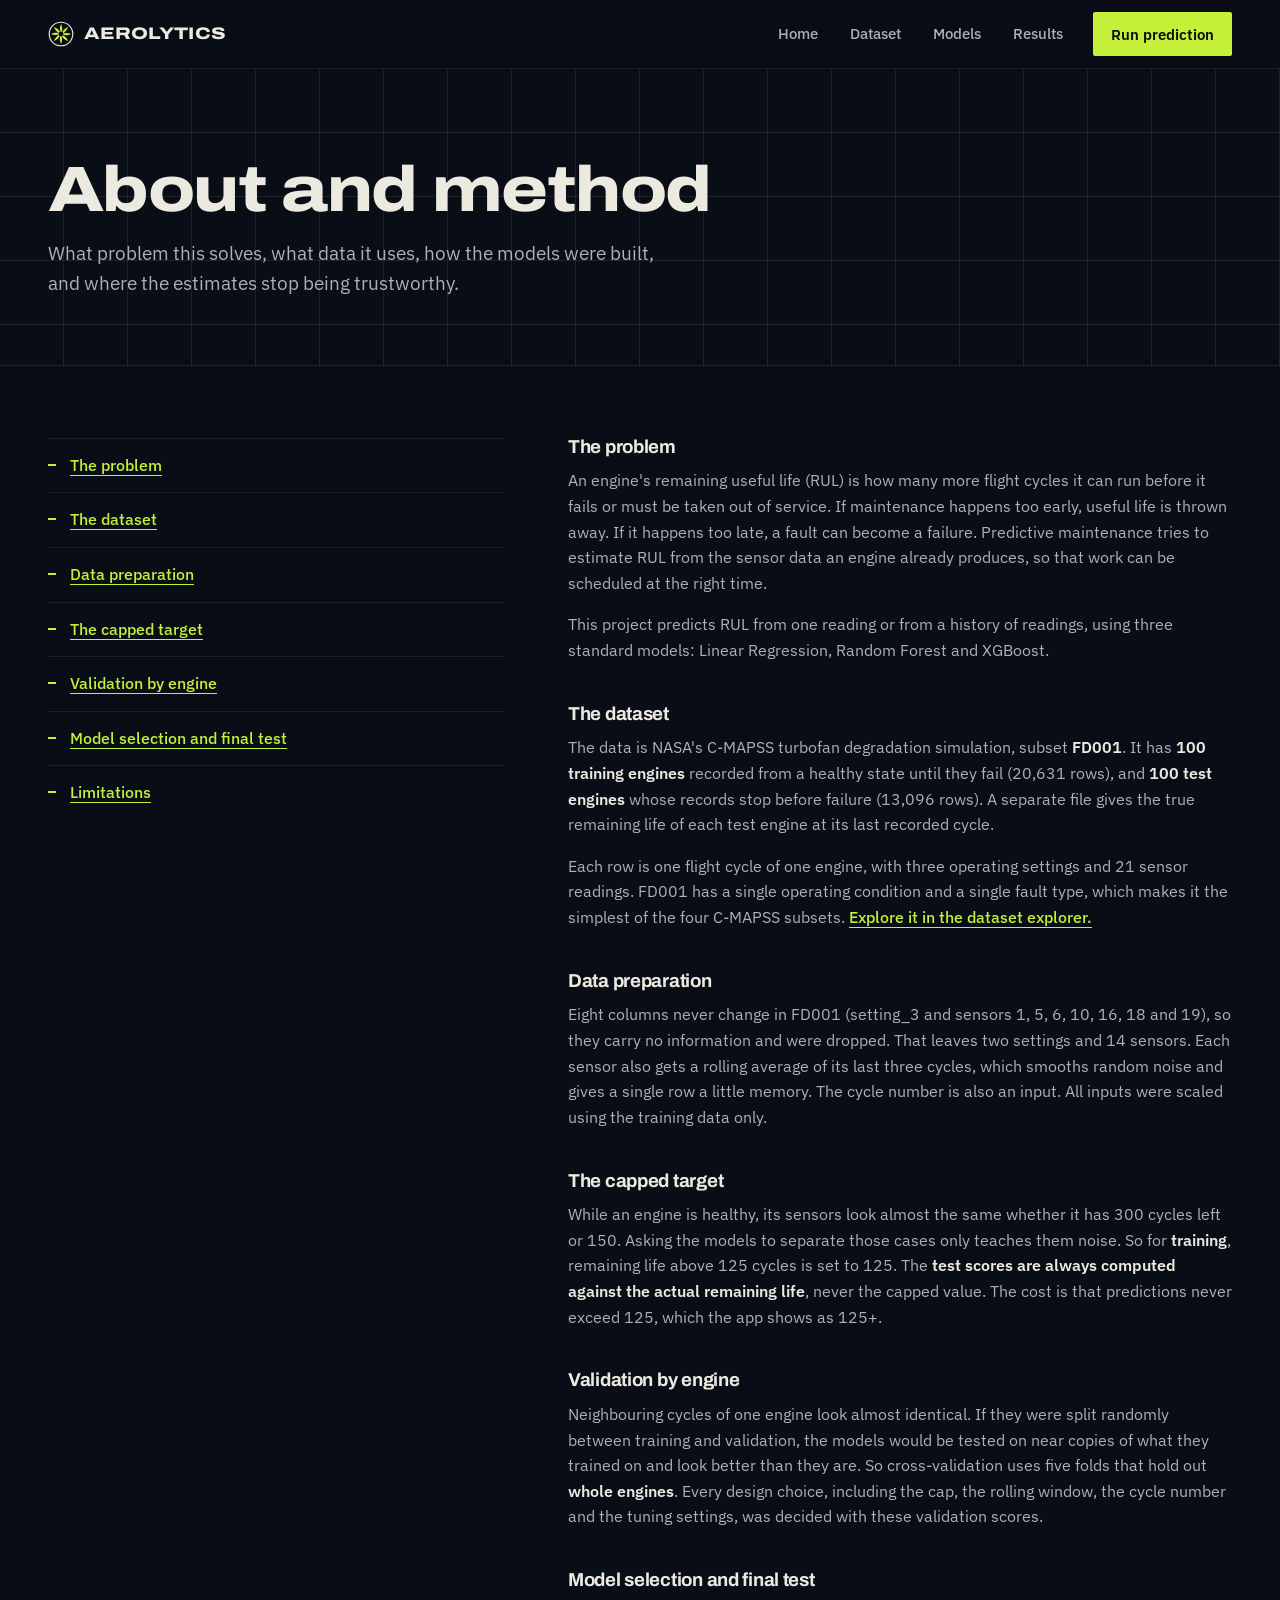
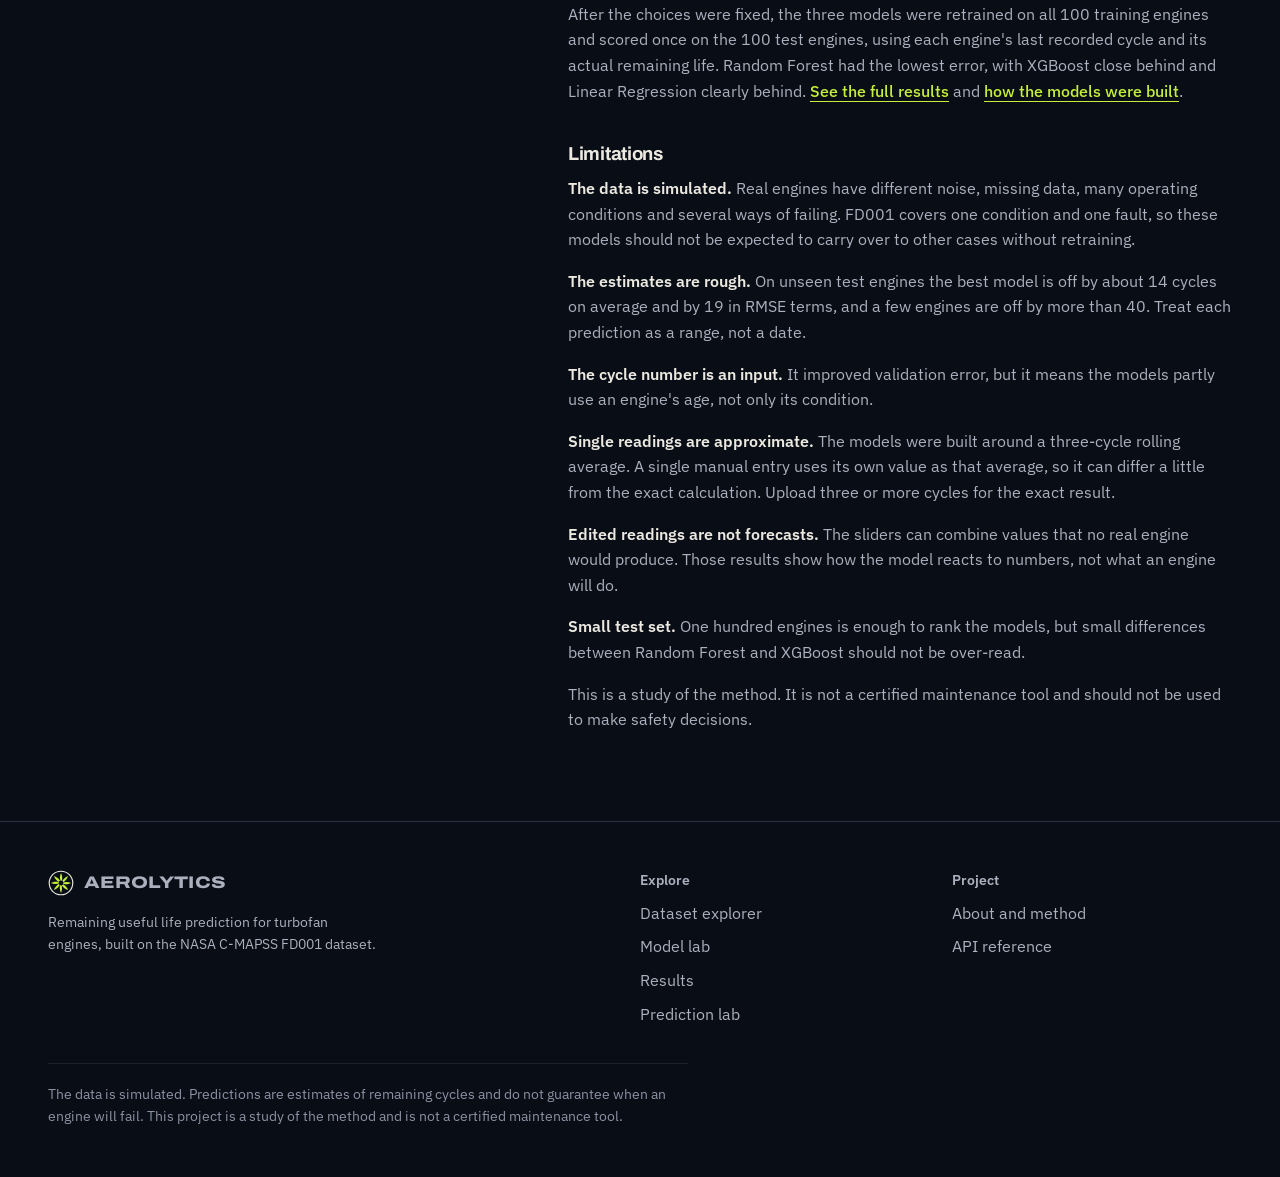
<file: static/about.html>
<!doctype html>
<html lang="en">
<head>
<meta charset="utf-8"><meta name="viewport" content="width=device-width,initial-scale=1">
<meta name="theme-color" content="#090d16">
<link rel="icon" href="data:image/svg+xml,%3Csvg xmlns='http://www.w3.org/2000/svg' viewBox='0 0 32 32'%3E%3Ccircle cx='16' cy='16' r='15' fill='%23090d16'/%3E%3Ccircle cx='16' cy='16' r='9' fill='none' stroke='%23c5f03a' stroke-width='3'/%3E%3C/svg%3E">
<link rel="stylesheet" href="/static/css/site.css">
<title>About and method - AEROLYTICS</title>
<meta name="description" content="The problem, the NASA C-MAPSS FD001 dataset, the modelling method and the limits of the estimates.">
</head>
<body>
<main>
  <header class="page-head grid-bg"><div class="wrap">
    <h1 class="display">About and method</h1>
    <p class="lede" style="margin-top:18px">What problem this solves, what data it uses, how the models were built, and where the estimates stop being trustworthy.</p>
  </div></header>
  <section class="section tight"><div class="wrap">
    <div class="split"><div class="a"><nav aria-label="On this page" style="position:sticky;top:calc(var(--nav-h) + 24px)"><ul class="finds" style="max-width:none">
      <li><a class="link" href="#problem">The problem</a></li><li><a class="link" href="#data">The dataset</a></li><li><a class="link" href="#prep">Data preparation</a></li><li><a class="link" href="#cap">The capped target</a></li><li><a class="link" href="#cv">Validation by engine</a></li><li><a class="link" href="#final">Model selection and final test</a></li><li><a class="link" href="#limits">Limitations</a></li></ul></nav></div>
    <div class="b prose">
      <h3 id="problem" style="margin-top:0">The problem</h3>
      <p>An engine's remaining useful life (RUL) is how many more flight cycles it can run before it fails or must be taken out of service. If maintenance happens too early, useful life is thrown away. If it happens too late, a fault can become a failure. Predictive maintenance tries to estimate RUL from the sensor data an engine already produces, so that work can be scheduled at the right time.</p>
      <p>This project predicts RUL from one reading or from a history of readings, using three standard models: Linear Regression, Random Forest and XGBoost.</p>
      <h3 id="data">The dataset</h3>
      <p>The data is NASA's C-MAPSS turbofan degradation simulation, subset <strong>FD001</strong>. It has <strong>100 training engines</strong> recorded from a healthy state until they fail (20,631 rows), and <strong>100 test engines</strong> whose records stop before failure (13,096 rows). A separate file gives the true remaining life of each test engine at its last recorded cycle.</p>
      <p>Each row is one flight cycle of one engine, with three operating settings and 21 sensor readings. FD001 has a single operating condition and a single fault type, which makes it the simplest of the four C-MAPSS subsets. <a class="link" href="/dataset">Explore it in the dataset explorer.</a></p>
      <h3 id="prep">Data preparation</h3>
      <p>Eight columns never change in FD001 (setting_3 and sensors 1, 5, 6, 10, 16, 18 and 19), so they carry no information and were dropped. That leaves two settings and 14 sensors. Each sensor also gets a rolling average of its last three cycles, which smooths random noise and gives a single row a little memory. The cycle number is also an input. All inputs were scaled using the training data only.</p>
      <h3 id="cap">The capped target</h3>
      <p>While an engine is healthy, its sensors look almost the same whether it has 300 cycles left or 150. Asking the models to separate those cases only teaches them noise. So for <strong>training</strong>, remaining life above 125 cycles is set to 125. The <strong>test scores are always computed against the actual remaining life</strong>, never the capped value. The cost is that predictions never exceed 125, which the app shows as 125+.</p>
      <h3 id="cv">Validation by engine</h3>
      <p>Neighbouring cycles of one engine look almost identical. If they were split randomly between training and validation, the models would be tested on near copies of what they trained on and look better than they are. So cross-validation uses five folds that hold out <strong>whole engines</strong>. Every design choice, including the cap, the rolling window, the cycle number and the tuning settings, was decided with these validation scores.</p>
      <h3 id="final">Model selection and final test</h3>
      <p>After the choices were fixed, the three models were retrained on all 100 training engines and scored once on the 100 test engines, using each engine's last recorded cycle and its actual remaining life. Random Forest had the lowest error, with XGBoost close behind and Linear Regression clearly behind. <a class="link" href="/results">See the full results</a> and <a class="link" href="/models">how the models were built</a>.</p>
      <h3 id="limits">Limitations</h3>
      <p><strong>The data is simulated.</strong> Real engines have different noise, missing data, many operating conditions and several ways of failing. FD001 covers one condition and one fault, so these models should not be expected to carry over to other cases without retraining.</p>
      <p><strong>The estimates are rough.</strong> On unseen test engines the best model is off by about 14 cycles on average and by 19 in RMSE terms, and a few engines are off by more than 40. Treat each prediction as a range, not a date.</p>
      <p><strong>The cycle number is an input.</strong> It improved validation error, but it means the models partly use an engine's age, not only its condition.</p>
      <p><strong>Single readings are approximate.</strong> The models were built around a three-cycle rolling average. A single manual entry uses its own value as that average, so it can differ a little from the exact calculation. Upload three or more cycles for the exact result.</p>
      <p><strong>Edited readings are not forecasts.</strong> The sliders can combine values that no real engine would produce. Those results show how the model reacts to numbers, not what an engine will do.</p>
      <p><strong>Small test set.</strong> One hundred engines is enough to rank the models, but small differences between Random Forest and XGBoost should not be over-read.</p>
      <p>This is a study of the method. It is not a certified maintenance tool and should not be used to make safety decisions.</p>
    </div></div>
  </div></section>
</main>
<script src="/static/vendor/chart.umd.js"></script>
<script src="/static/js/common.js"></script>
<script src="/static/js/about.js"></script>
</body>
</html>
</file>
<file: static/css/site.css>
/* AEROLYTICS design system. Graphite and midnight, off-white type, electric lime for action, cyan for data. */
@font-face{font-family:"Archivo";src:url("/static/fonts/archivo-latin-wdth-normal.woff2") format("woff2");font-weight:100 900;font-stretch:62% 125%;font-display:swap}
@font-face{font-family:"IBM Plex Sans";src:url("/static/fonts/ibm-plex-sans-latin-400-normal.woff2") format("woff2");font-weight:400;font-display:swap}
@font-face{font-family:"IBM Plex Sans";src:url("/static/fonts/ibm-plex-sans-latin-500-normal.woff2") format("woff2");font-weight:500;font-display:swap}
@font-face{font-family:"IBM Plex Sans";src:url("/static/fonts/ibm-plex-sans-latin-600-normal.woff2") format("woff2");font-weight:600;font-display:swap}
@font-face{font-family:"IBM Plex Mono";src:url("/static/fonts/ibm-plex-mono-latin-400-normal.woff2") format("woff2");font-weight:400;font-display:swap}
@font-face{font-family:"IBM Plex Mono";src:url("/static/fonts/ibm-plex-mono-latin-500-normal.woff2") format("woff2");font-weight:500;font-display:swap}

:root{
  color-scheme:dark;
  --midnight:#090d16; --navy:#0d1424; --graphite:#121927; --graphite-2:#19222f; --line:#263146; --line-soft:rgba(236,233,225,.09);
  --ink:#ece9e1; --ink-2:#aab0bd; --ink-3:#8a92a3;
  --lime:#c5f03a; --lime-deep:#a9d424; --on-lime:#0b1004; --cyan:#45d6e6;
  --healthy:#4fd6a0; --warning:#ffb020; --critical:#ff5a4f;
  --m-lr:#8a74e8; --m-rf:#6ba22a; --m-xgb:#1b9fb4;           /* model series: validated on the dark surface */
  --display:"Archivo","Helvetica Neue",Arial,sans-serif; --body:"IBM Plex Sans",system-ui,-apple-system,"Segoe UI",sans-serif; --mono:"IBM Plex Mono",ui-monospace,Menlo,monospace;
  --gutter:clamp(16px,4vw,48px); --max:1320px; --nav-h:68px;
}
*{box-sizing:border-box}
html{scroll-behavior:smooth;-webkit-text-size-adjust:100%}
body{margin:0;background:var(--midnight);color:var(--ink);font:400 1rem/1.6 var(--body);-webkit-font-smoothing:antialiased;min-height:100vh;display:flex;flex-direction:column}
main{flex:1}
img,svg,canvas{max-width:100%}
a{color:inherit}
h1,h2,h3,h4{font-family:var(--display);margin:0;font-weight:700;line-height:1.04;letter-spacing:-.015em}
p{margin:0 0 1em}
.wrap{max-width:var(--max);margin:0 auto;padding:0 var(--gutter)}
.skip{position:absolute;left:-999px;top:8px;background:var(--lime);color:var(--on-lime);padding:8px 14px;z-index:100;font-weight:600}
.skip:focus{left:8px}
:focus-visible{outline:2px solid var(--lime);outline-offset:3px;border-radius:2px}
::selection{background:var(--lime);color:var(--on-lime)}
.sr{position:absolute;width:1px;height:1px;overflow:hidden;clip:rect(0 0 0 0);white-space:nowrap}

/* type */
.display{font-weight:800;font-stretch:118%;font-size:clamp(2.7rem,6vw,6rem);letter-spacing:-.025em;line-height:.96;text-wrap:balance}
.h2{font-stretch:112%;font-weight:700;font-size:clamp(1.9rem,3.6vw,3.1rem);text-wrap:balance}
.h3{font-stretch:106%;font-size:clamp(1.25rem,2vw,1.6rem);line-height:1.15}
.lede{font-size:clamp(1.05rem,1.5vw,1.25rem);color:var(--ink-2);max-width:56ch;line-height:1.55}
.muted{color:var(--ink-2)} .faint{color:var(--ink-3)}
.num{font-family:var(--mono);font-variant-numeric:tabular-nums}
.small{font-size:.875rem}
.prose{max-width:68ch} .prose p{color:var(--ink-2)} .prose p strong{color:var(--ink);font-weight:600}
.prose h3{margin:2.2em 0 .6em}

/* nav */
.nav{position:sticky;top:0;z-index:50;background:rgba(9,13,22,.92);backdrop-filter:blur(8px);border-bottom:1px solid var(--line-soft)}
.nav-in{height:var(--nav-h);display:flex;align-items:center;gap:32px}
.brand{display:flex;align-items:center;gap:10px;text-decoration:none;font-family:var(--display);font-weight:800;font-stretch:125%;letter-spacing:.02em;font-size:1.05rem}
.brand svg{width:26px;height:26px;flex:none}
.nav ul{display:flex;gap:4px;list-style:none;margin:0 0 0 auto;padding:0;align-items:center}
.nav li a{display:block;padding:10px 14px;text-decoration:none;color:var(--ink-2);font-weight:500;font-size:.95rem;border-bottom:2px solid transparent;transition:color .15s}
.nav li a:hover{color:var(--ink)}
.nav li a[aria-current="page"]{color:var(--ink);border-bottom-color:var(--lime)}
.nav li a.cta{margin-left:12px;background:var(--lime);color:var(--on-lime);font-weight:600;border-radius:2px;border-bottom:0;padding:10px 18px}
.nav li a.cta:hover{background:#d4f764}
.nav li a.cta[aria-current="page"]{outline:2px solid var(--ink);outline-offset:2px}
.burger{display:none;margin-left:auto;background:none;border:1px solid var(--line);color:var(--ink);width:44px;height:44px;border-radius:2px;cursor:pointer}
@media(max-width:860px){
  .burger{display:inline-flex;align-items:center;justify-content:center}
  .nav ul{position:absolute;left:0;right:0;top:var(--nav-h);flex-direction:column;align-items:stretch;background:var(--midnight);border-bottom:1px solid var(--line);padding:8px var(--gutter) 20px;margin:0;display:none}
  .nav ul.open{display:flex}
  .nav li a{padding:14px 0;border-bottom:1px solid var(--line-soft)}
  .nav li a.cta{margin:14px 0 0;text-align:center}
}

/* buttons */
.btn{display:inline-flex;align-items:center;justify-content:center;gap:8px;font:600 .975rem/1 var(--body);padding:15px 24px;border-radius:2px;border:1px solid transparent;cursor:pointer;text-decoration:none;transition:background .15s,border-color .15s,color .15s;min-height:48px}
.btn-lime{background:var(--lime);color:var(--on-lime)} .btn-lime:hover{background:#d4f764}
.btn-ghost{border-color:var(--ink-3);color:var(--ink);background:transparent} .btn-ghost:hover{border-color:var(--ink);background:rgba(236,233,225,.06)}
.btn-sm{padding:10px 16px;min-height:40px;font-size:.9rem}
.btn[disabled]{opacity:.45;cursor:not-allowed}
.link{color:var(--lime);text-underline-offset:4px;text-decoration-thickness:1px;font-weight:500}
.link:hover{text-decoration-thickness:2px}

/* sections and rules */
.section{padding:clamp(64px,9vw,128px) 0;position:relative}
.section.alt{background:var(--navy)}
.section.tight{padding:clamp(40px,6vw,72px) 0}
.hr{border:0;border-top:1px solid var(--line);margin:0}
.page-head{padding:clamp(48px,7vw,96px) 0 clamp(28px,4vw,48px);border-bottom:1px solid var(--line-soft);position:relative;overflow:hidden}
.page-head .display{font-size:clamp(2.4rem,5vw,4.6rem)}
.grid-bg{background-image:linear-gradient(var(--line-soft) 1px,transparent 1px),linear-gradient(90deg,var(--line-soft) 1px,transparent 1px);background-size:64px 64px;background-position:-1px -1px}
.page-head.grid-bg{background-color:var(--midnight)}
.split{display:grid;gap:clamp(24px,5vw,72px);grid-template-columns:1fr}
@media(min-width:900px){.split{grid-template-columns:repeat(12,1fr)}.split>.a{grid-column:span 5}.split>.b{grid-column:span 7}.split.rev>.a{grid-column:8/span 5;grid-row:1}.split.rev>.b{grid-column:1/span 7;grid-row:1}}

/* hero */
.hero{position:relative;min-height:calc(100vh - var(--nav-h));display:flex;flex-direction:column;overflow:hidden;border-bottom:1px solid var(--line-soft)}
.hero-main{flex:1;display:flex;align-items:center;position:relative;padding-top:clamp(40px,6vw,88px);padding-bottom:clamp(40px,6vw,88px)}
.hero-copy{position:relative;z-index:2;max-width:46rem}
.hero-copy .display{font-size:clamp(2.8rem,6.2vw,6rem);margin-bottom:28px}
.hero-actions{display:flex;flex-wrap:wrap;gap:14px;margin-top:36px}
.hero-engine{position:absolute;z-index:1;right:calc(-1 * clamp(80px,14vw,240px));top:50%;width:min(940px,92vw);aspect-ratio:1;transform:translateY(-50%);pointer-events:none}
@media(max-width:860px){.hero-engine{top:auto;bottom:-6%;right:-30%;transform:none;width:130vw;opacity:.5}}
.hero-stats{position:relative;z-index:2;display:grid;grid-template-columns:repeat(2,1fr);border-top:1px solid var(--line);background:rgba(9,13,22,.8)}
@media(min-width:700px){.hero-stats{grid-template-columns:repeat(4,1fr)}}
.hero-stats>div{padding:22px 24px 22px 0;border-right:1px solid var(--line-soft)}
.hero-stats>div:last-child{border-right:0}
.hero-stats>div+div{padding-left:24px}
@media(max-width:699px){.hero-stats>div:nth-child(odd){border-right:1px solid var(--line-soft)}.hero-stats>div:nth-child(even){border-right:0}.hero-stats>div:nth-child(3){padding-left:0}.hero-stats>div:nth-child(n+3){border-top:1px solid var(--line-soft)}}
.stat-n{font:700 clamp(1.6rem,3vw,2.5rem)/1 var(--display);font-stretch:112%;letter-spacing:-.01em;display:block}
.stat-l{color:var(--ink-3);font-size:.85rem;margin-top:6px;display:block}
.tick{transition:opacity .2s}
.fan{transform-origin:400px 400px;animation:spin 90s linear infinite}
@keyframes spin{to{transform:rotate(360deg)}}
.rul-tick{opacity:0;animation:tickin .02s forwards}
@keyframes tickin{to{opacity:1}}
@media(prefers-reduced-motion:reduce){.fan{animation:none}.rul-tick{animation:none;opacity:1}html{scroll-behavior:auto}*{transition:none!important}}

/* chapter rows on the home page */
.chapter{display:grid;gap:28px;grid-template-columns:1fr;padding:clamp(48px,7vw,96px) 0;border-top:1px solid var(--line)}
.chapter-n{font:800 clamp(4rem,10vw,9rem)/.8 var(--display);font-stretch:125%;color:transparent;-webkit-text-stroke:1px var(--ink-3);letter-spacing:-.04em}
@media(min-width:900px){.chapter{grid-template-columns:minmax(0,1fr) minmax(0,2.4fr);gap:56px}}

/* steps */
.steps{list-style:none;margin:0;padding:0;display:grid;gap:0;counter-reset:s}
.steps li{align-content:start;display:grid;grid-template-columns:3.2rem 1fr;gap:12px;padding:22px 0;border-top:1px solid var(--line);counter-increment:s}
.steps li::before{content:counter(s);font:700 1.5rem/1 var(--display);font-stretch:118%;color:var(--lime)}
.steps h3{font-size:1.2rem;margin-bottom:6px}
.steps p{margin:0;color:var(--ink-2)}
@media(min-width:900px){.steps.cols{grid-template-columns:repeat(4,1fr);gap:28px}.steps.cols li{grid-template-columns:1fr;border-top:1px solid var(--line);gap:14px}}

/* panels */
.panel{background:var(--graphite);border:1px solid var(--line);border-radius:3px}
.panel-pad{padding:clamp(18px,2.4vw,32px)}
.panel-h{display:flex;flex-wrap:wrap;align-items:baseline;justify-content:space-between;gap:8px 16px;margin-bottom:18px}
.panel-h h3{font-size:1.15rem;font-stretch:108%}
.chart-box{position:relative;height:340px}
.chart-box.tall{height:420px} .chart-box.short{height:260px}
.chart-note{color:var(--ink-3);font-size:.85rem;margin-top:10px}
.key{display:flex;flex-wrap:wrap;gap:6px 18px;font-size:.88rem;color:var(--ink-2);margin-bottom:12px}
.key span{display:inline-flex;align-items:center;gap:8px}
.key i{display:inline-block;width:14px;height:3px;border-radius:2px}
.key i.sq{height:12px;width:12px;border-radius:2px}

/* forms */
label,.lab{font-size:.9rem;font-weight:500;color:var(--ink-2)}
select,input[type=text],input[type=search],input[type=number]{font:inherit;color:var(--ink);background:var(--midnight);border:1px solid var(--line);border-radius:2px;padding:10px 12px;min-height:44px}
select{padding-right:34px}
select:hover,input:hover{border-color:var(--ink-3)}
input[type=number]{font-family:var(--mono);width:8.5rem;text-align:right;-moz-appearance:textfield}
input[type=number]::-webkit-outer-spin-button,input[type=number]::-webkit-inner-spin-button{-webkit-appearance:none}
input.invalid{border-color:var(--warning)}
input[type=range]{-webkit-appearance:none;appearance:none;width:100%;height:28px;background:transparent;cursor:pointer;margin:0}
input[type=range]::-webkit-slider-runnable-track{height:2px;background:linear-gradient(90deg,var(--lime) var(--fill,0%),var(--line) var(--fill,0%))}
input[type=range]::-moz-range-track{height:2px;background:var(--line)}
input[type=range]::-moz-range-progress{height:2px;background:var(--lime)}
input[type=range]::-webkit-slider-thumb{-webkit-appearance:none;width:18px;height:18px;border-radius:50%;background:var(--ink);border:3px solid var(--lime);margin-top:-8px}
input[type=range]::-moz-range-thumb{width:12px;height:12px;border-radius:50%;background:var(--ink);border:3px solid var(--lime)}
.seg{display:inline-flex;border:1px solid var(--line);border-radius:2px;padding:3px;background:var(--midnight);gap:2px}
.seg button{font:500 .9rem var(--body);color:var(--ink-2);background:transparent;border:0;padding:9px 16px;border-radius:1px;cursor:pointer;min-height:40px}
.seg button:hover{color:var(--ink)}
.seg button[aria-pressed="true"],.seg button[aria-selected="true"]{background:var(--ink);color:var(--midnight)}
.field{display:flex;flex-direction:column;gap:6px}
.row{display:flex;flex-wrap:wrap;gap:14px;align-items:flex-end}

/* tables */
.tbl-wrap{overflow:auto;border:1px solid var(--line);border-radius:3px;max-height:520px}
table{border-collapse:collapse;width:100%;font-size:.9rem}
th,td{padding:10px 14px;text-align:right;white-space:nowrap;border-bottom:1px solid var(--line-soft)}
th{position:sticky;top:0;background:var(--graphite-2);color:var(--ink-2);font-weight:600;text-align:right;z-index:1}
th:first-child,td:first-child{text-align:left}
td{font-family:var(--mono);font-variant-numeric:tabular-nums}
tr:hover td{background:rgba(236,233,225,.03)}
.tbl-text td,.tbl-text th{text-align:left;font-family:var(--body)}
.tbl-text td.n,.tbl-text th.n{text-align:right}
.tbl-text td.n{font-family:var(--mono)}
.tbl-text .hl td{background:rgba(197,240,58,.08)}
.hl td{background:rgba(197,240,58,.07)}
.pager{display:flex;flex-wrap:wrap;gap:10px;align-items:center;justify-content:space-between;margin-top:14px;color:var(--ink-2);font-size:.9rem}

/* states */
.state{padding:40px 24px;text-align:center;color:var(--ink-2);border:1px dashed var(--line);border-radius:3px}
.state strong{display:block;color:var(--ink);font:600 1.05rem var(--body);margin-bottom:6px}
.state.err{border-color:var(--critical);color:var(--ink)}
.skeleton{background:linear-gradient(90deg,var(--graphite) 25%,var(--graphite-2) 50%,var(--graphite) 75%);background-size:200% 100%;animation:sk 1.4s infinite;border-radius:2px;min-height:1em}
@keyframes sk{to{background-position:-200% 0}}
.badge{display:inline-flex;align-items:center;gap:8px;padding:6px 12px 6px 9px;border-radius:2px;font-weight:600;font-size:.9rem;border:1px solid currentColor}
.badge svg{width:16px;height:16px}
.st-healthy{color:var(--healthy)} .st-warning{color:var(--warning)} .st-critical{color:var(--critical)}

/* footer */
.footer{border-top:1px solid var(--line);padding:48px 0 36px;margin-top:0;background:var(--midnight)}
.footer-in{display:grid;gap:32px;grid-template-columns:1fr}
@media(min-width:800px){.footer-in{grid-template-columns:2fr 1fr 1fr}}
.footer h4{font:600 .9rem var(--body);color:var(--ink-2);margin-bottom:12px;letter-spacing:0}
.footer ul{list-style:none;padding:0;margin:0;display:grid;gap:8px}
.footer a{text-decoration:none;color:var(--ink-2)} .footer a:hover{color:var(--ink);text-decoration:underline}
.legal{margin-top:36px;padding-top:20px;border-top:1px solid var(--line-soft);color:var(--ink-3);font-size:.85rem;max-width:80ch}

/* tooltip (heatmap) */
.tip{position:fixed;z-index:80;pointer-events:none;background:var(--graphite-2);border:1px solid var(--line);padding:8px 12px;border-radius:2px;font-size:.85rem;max-width:260px;opacity:0;transition:opacity .1s}
.tip.on{opacity:1}
details>summary{cursor:pointer;color:var(--ink-2);padding:10px 0;font-weight:500}
details>summary:hover{color:var(--ink)}

/* hero bar, figure caption, prediction bars (shared by home and prediction lab) */
.hero-bar{position:relative;z-index:2;border-top:1px solid var(--line);background:rgba(9,13,22,.82)}
.hero-bar .hero-stats{border-top:0;background:none}
.figcap{margin-top:40px;max-width:44ch;color:var(--ink-3);font-size:.85rem;line-height:1.5;border-left:2px solid var(--lime);padding-left:14px}
.pbars{display:block}
.pbar{display:grid;grid-template-columns:minmax(7rem,9.5rem) 1fr minmax(6.5rem,8rem);gap:14px;align-items:center;padding:13px 0;border-top:1px solid var(--line-soft)}
.pbar:first-child{border-top:0}
.pbar .nm{display:flex;align-items:center;gap:9px;font-weight:500;font-size:.95rem}
.pbar .nm i{width:10px;height:10px;border-radius:2px;flex:none}
.pbar .track{position:relative;height:10px;background:var(--line);border-radius:1px}
.pbar .fill{position:absolute;left:0;top:0;bottom:0;border-radius:1px;transition:width .4s}
.pbar .mk{position:absolute;top:-4px;bottom:-4px;width:1px;background:var(--ink-3);opacity:.7}
.pbar .val{text-align:right;font:500 1.05rem var(--mono);display:flex;align-items:center;justify-content:flex-end;gap:8px}
.pbar .val svg{width:15px;height:15px}
.pscale{display:grid;grid-template-columns:minmax(7rem,9.5rem) 1fr minmax(6.5rem,8rem);gap:14px;font-size:.78rem;color:var(--ink-3);margin-top:4px}
.pscale span.s{position:relative;height:1.2em}
.pscale span.s b{position:absolute;transform:translateX(-50%);font-weight:400;font-family:var(--mono)}
.cta-band{padding:clamp(72px,10vw,150px) 0;border-top:1px solid var(--line);background:var(--navy);position:relative;overflow:hidden}
@media(max-width:560px){.pbar,.pscale{grid-template-columns:1fr 5.5rem}.pbar .track{grid-column:1/-1;grid-row:2}.pscale{display:none}}
.hero-main{width:100%}

/* prediction lab */
.lab{display:grid;gap:32px;grid-template-columns:minmax(0,1fr)}
@media(min-width:1040px){.lab{grid-template-columns:minmax(0,7fr) minmax(0,5fr);gap:48px;align-items:start}.lab-result{position:sticky;top:calc(var(--nav-h) + 20px)}}
@media(max-width:1039px){.lab-result{order:-1}}
.toolbar{display:flex;flex-wrap:wrap;gap:12px 16px;align-items:flex-end;justify-content:space-between;padding:18px 0 22px}
.ctl-group{border-top:1px solid var(--line)}
.ctl{padding:16px 0 14px;border-bottom:1px solid var(--line-soft)}
.ctl-h{display:flex;flex-wrap:wrap;justify-content:space-between;align-items:baseline;gap:4px 16px;margin-bottom:2px}
.ctl-h label{color:var(--ink);font-size:.95rem;font-weight:500}
.ctl-h .sym{font-family:var(--display);font-stretch:112%;font-weight:700;margin-right:8px}
.ctl-h .nm{color:var(--ink-2);font-weight:400}
.imp{display:inline-flex;align-items:center;gap:8px;font-size:.8rem;color:var(--ink-3)}
.imp i{display:inline-block;height:4px;border-radius:2px;background:var(--lime);min-width:2px}
.ctl-b{display:grid;grid-template-columns:1fr auto;gap:18px;align-items:center}
.numwrap{display:flex;align-items:center;gap:8px}
.numwrap .u{color:var(--ink-3);font-size:.8rem;min-width:2.6em}
.ctl-f{display:flex;justify-content:space-between;gap:12px;font:400 .76rem var(--mono);color:var(--ink-3);margin-top:-2px;padding-right:0}
.ctl-f .warn{color:var(--warning);font-family:var(--body);font-size:.84rem;text-align:center;flex:1}
.ctl-f .warn.bad{color:var(--critical)}
@media(max-width:560px){.ctl-b{grid-template-columns:1fr}.numwrap{justify-content:space-between}input[type=number]{width:100%}}
.res{padding:clamp(20px,2.6vw,32px)}
.gauge{position:relative;max-width:380px;margin:6px auto 0}
.gauge svg{display:block;width:100%;height:auto;overflow:visible}
.gauge .arc-fill{transition:stroke-dashoffset .55s cubic-bezier(.2,.7,.2,1),stroke .3s}
.gauge .big{font:800 58px/1 var(--display);font-stretch:112%;fill:var(--ink)}
.gauge .sub{font:400 14px var(--body);fill:var(--ink-2)}
.gauge .ticklab{font:400 11px var(--mono);fill:var(--ink-3)}
.res-status{display:flex;justify-content:center;margin:6px 0 4px}
.truth{border:1px solid var(--line);border-left:3px solid var(--cyan);padding:12px 14px;margin:18px 0 0;font-size:.92rem;color:var(--ink-2);border-radius:2px}
.truth b{color:var(--ink);font-weight:600}
.warnlist{margin:14px 0 0;padding:12px 14px;border:1px solid var(--warning);border-radius:2px;font-size:.88rem;color:var(--ink)}
.warnlist ul{margin:6px 0 0;padding-left:18px;color:var(--ink-2)}
.res .fine{font-size:.84rem;color:var(--ink-3);margin:18px 0 0;line-height:1.5}
.res.busy .gauge,.res.busy .pbars{opacity:.55;transition:opacity .15s}
.drop{display:block;border:1px dashed var(--ink-3);border-radius:3px;padding:36px 24px;text-align:center;cursor:pointer;background:var(--midnight);transition:border-color .15s,background .15s}
.drop:hover,.drop.over,.drop:focus-within{border-color:var(--lime);background:rgba(197,240,58,.04)}
.drop strong{display:block;font:600 1.05rem var(--body);margin-bottom:6px}
.drop input{position:absolute;opacity:0;width:1px;height:1px}
.req{columns:2;font:400 .82rem var(--mono);color:var(--ink-2);margin:8px 0 0;padding-left:18px}
.float{position:fixed;left:50%;transform:translateX(-50%);bottom:16px;z-index:40;display:none;align-items:center;gap:10px;background:var(--ink);color:var(--midnight);border:0;border-radius:2px;padding:12px 20px;font:600 .95rem var(--body);cursor:pointer;box-shadow:0 4px 18px rgba(0,0,0,.5)}
.float.on{display:inline-flex}
@media(min-width:1040px){.float.on{display:none}}
[hidden]{display:none!important}

/* dataset explorer */
.two{display:grid;gap:24px;grid-template-columns:1fr}
@media(min-width:900px){.two{grid-template-columns:1fr 1fr}}
.three{display:grid;gap:24px;grid-template-columns:1fr}
@media(min-width:1000px){.three{grid-template-columns:1fr 1fr 1fr}}
.finds{list-style:none;margin:0;padding:0;max-width:78ch}
.finds li{padding:14px 0 14px 22px;border-top:1px solid var(--line-soft);position:relative;color:var(--ink-2)}
.finds li::before{content:"";position:absolute;left:0;top:25px;width:8px;height:2px;background:var(--lime)}
.finds li strong{color:var(--ink);font-weight:600}
.tbl-wrap.sticky2 th:nth-child(1),.tbl-wrap.sticky2 td:nth-child(1){position:sticky;left:0;background:var(--graphite);z-index:2}
.tbl-wrap.sticky2 th:nth-child(1){background:var(--graphite-2);z-index:3}
.tbl-wrap.sticky2 th:nth-child(2),.tbl-wrap.sticky2 td:nth-child(2){position:sticky;left:58px;background:var(--graphite);z-index:2;border-right:1px solid var(--line)}
.tbl-wrap.sticky2 th:nth-child(2){background:var(--graphite-2);z-index:3}
.sensor-card{display:grid;gap:4px 24px;grid-template-columns:auto 1fr;margin-top:14px;padding-top:14px;border-top:1px solid var(--line-soft);font-size:.92rem}
.sensor-card dt{color:var(--ink-3)} .sensor-card dd{margin:0;color:var(--ink)}
.heat{overflow-x:auto}
.heat svg{display:block;min-width:720px;width:100%;height:auto}
.heat text{font-family:var(--body)}
.legend-grad{height:10px;width:220px;border-radius:1px;background:linear-gradient(90deg,#3987e5,#2a3040,#e66767)}

/* small-screen safety: grid and flex children may shrink below their content width */
.chapter{grid-template-columns:minmax(0,1fr)}
@media(min-width:900px){.chapter{grid-template-columns:minmax(0,1fr) minmax(0,2.4fr)}}
.chapter>*,.two>*,.three>*,.split>*,.lab>*,.footer-in>*{min-width:0}
.tbl-text{overflow-x:auto}
@media(max-width:600px){
  .row{align-items:stretch}.row>.field{width:100%}
  .row select,.row input[type=search]{width:100%!important;min-width:0!important}
  .row .seg{display:flex;width:100%}.row .seg button{flex:1;padding-left:8px;padding-right:8px}
  .hero-copy .display{font-size:clamp(2.4rem,11vw,3.4rem)}
}
</file>
